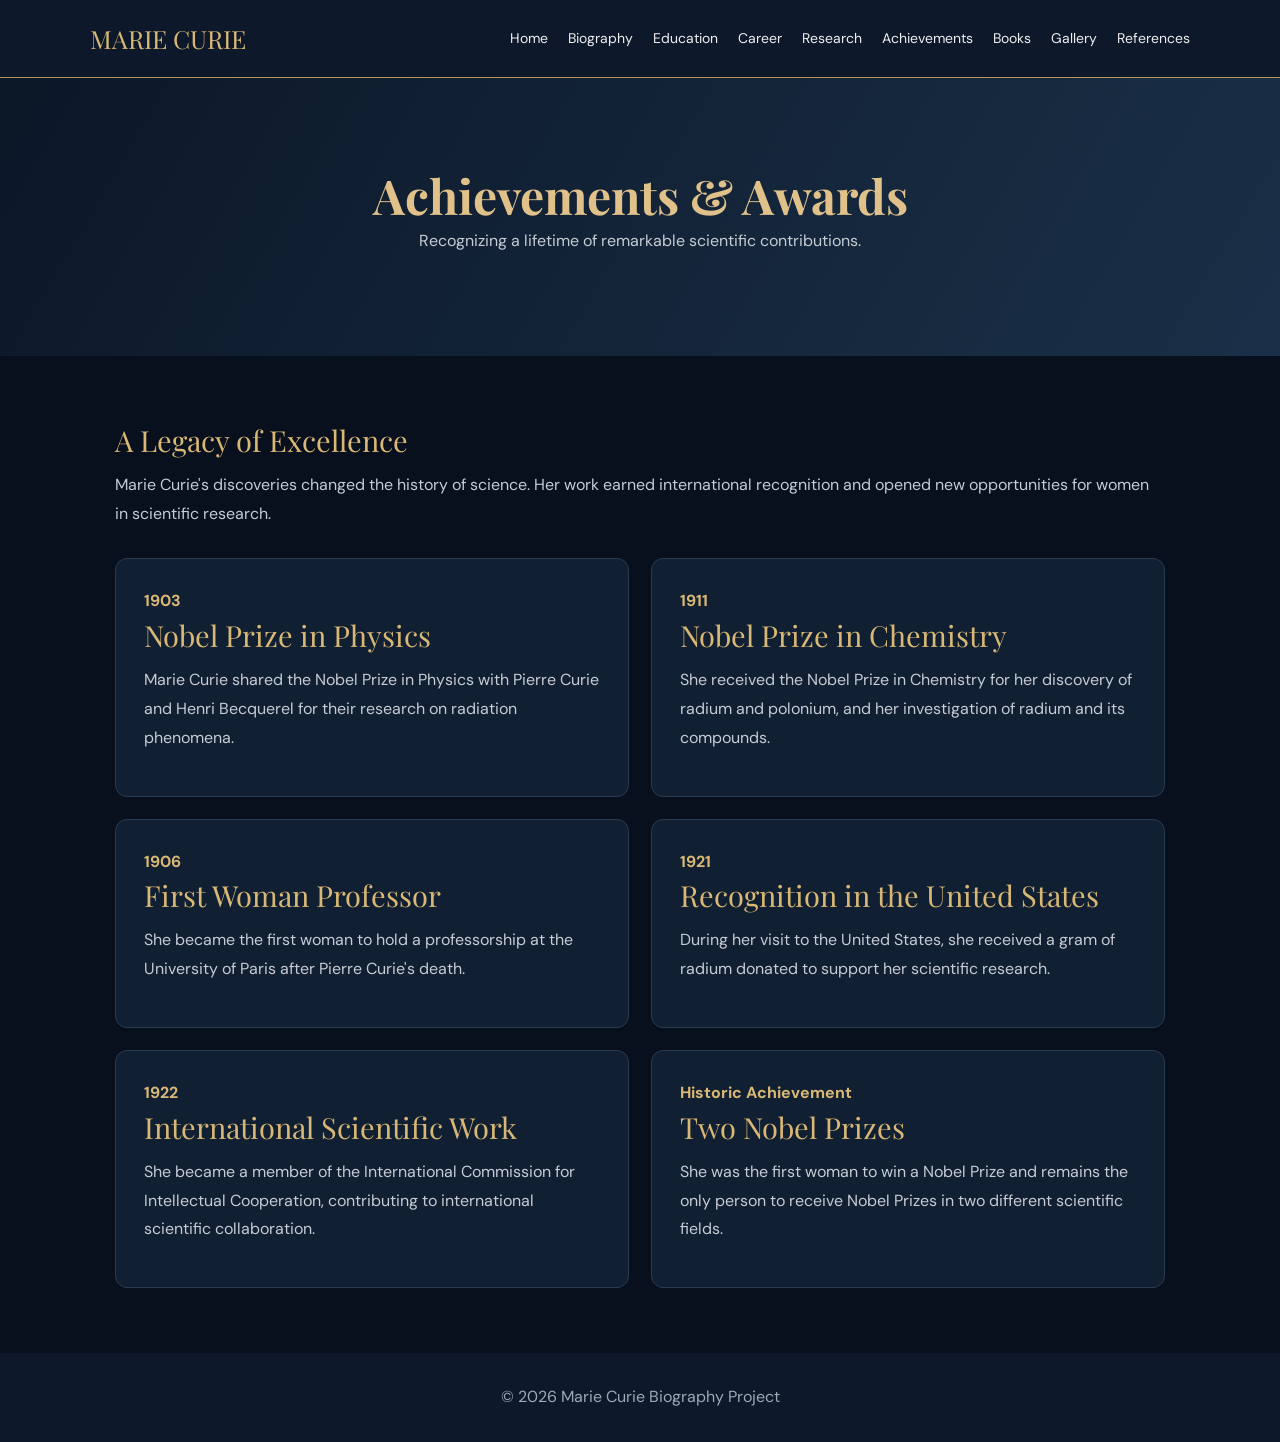
<file: achievements.html>
<!DOCTYPE html>
<html lang="en">
<head>
<meta charset="UTF-8">
<meta name="viewport" content="width=device-width, initial-scale=1.0">
<title>Achievements | Marie Curie</title>
<link href="https://fonts.googleapis.com/css2?family=DM+Sans:wght@400;600;700&family=Playfair+Display:wght@600;700&display=swap" rel="stylesheet">
<link href="/CSS/achievements.css" rel="stylesheet">
</head>
<body>
<!-- NAVIGATION -->

<nav>

    <div class="logo">MARIE CURIE</div>

    <div class="nav-links">
        <a class="active" href="index.html">Home</a>
        <a href="biography.html">Biography</a>
        <a href="education.html">Education</a>
        <a href="career.html">Career</a>
        <a href="research.html">Research</a>
        <a href="achievements.html">Achievements</a>
        <a href="books.html">Books</a>
        <a href="gallery.html">Gallery</a>
        <a href="references.html">References</a>
    </div>

</nav>
<header class="hero">
<h1>Achievements & Awards</h1>
<p>Recognizing a lifetime of remarkable scientific contributions.</p>
</header>

<main class="container">
<h2>A Legacy of Excellence</h2>
<p>Marie Curie's discoveries changed the history of science. Her work earned international recognition and opened new opportunities for women in scientific research.</p>

<div class="grid">
<div class="card">
<div class="year">1903</div>
<h2>Nobel Prize in Physics</h2>
<p>Marie Curie shared the Nobel Prize in Physics with Pierre Curie and Henri Becquerel for their research on radiation phenomena.</p>
</div>
<div class="card">
<div class="year">1911</div>
<h2>Nobel Prize in Chemistry</h2>
<p>She received the Nobel Prize in Chemistry for her discovery of radium and polonium, and her investigation of radium and its compounds.</p>
</div>
<div class="card">
<div class="year">1906</div>
<h2>First Woman Professor</h2>
<p>She became the first woman to hold a professorship at the University of Paris after Pierre Curie's death.</p>
</div>
<div class="card">
<div class="year">1921</div>
<h2>Recognition in the United States</h2>
<p>During her visit to the United States, she received a gram of radium donated to support her scientific research.</p>
</div>
<div class="card">
<div class="year">1922</div>
<h2>International Scientific Work</h2>
<p>She became a member of the International Commission for Intellectual Cooperation, contributing to international scientific collaboration.</p>
</div>
<div class="card">
<div class="year">Historic Achievement</div>
<h2>Two Nobel Prizes</h2>
<p>She was the first woman to win a Nobel Prize and remains the only person to receive Nobel Prizes in two different scientific fields.</p>
</div>
</div>
</main>
<footer>© 2026 Marie Curie Biography Project</footer>
</body>
</html>
</file>
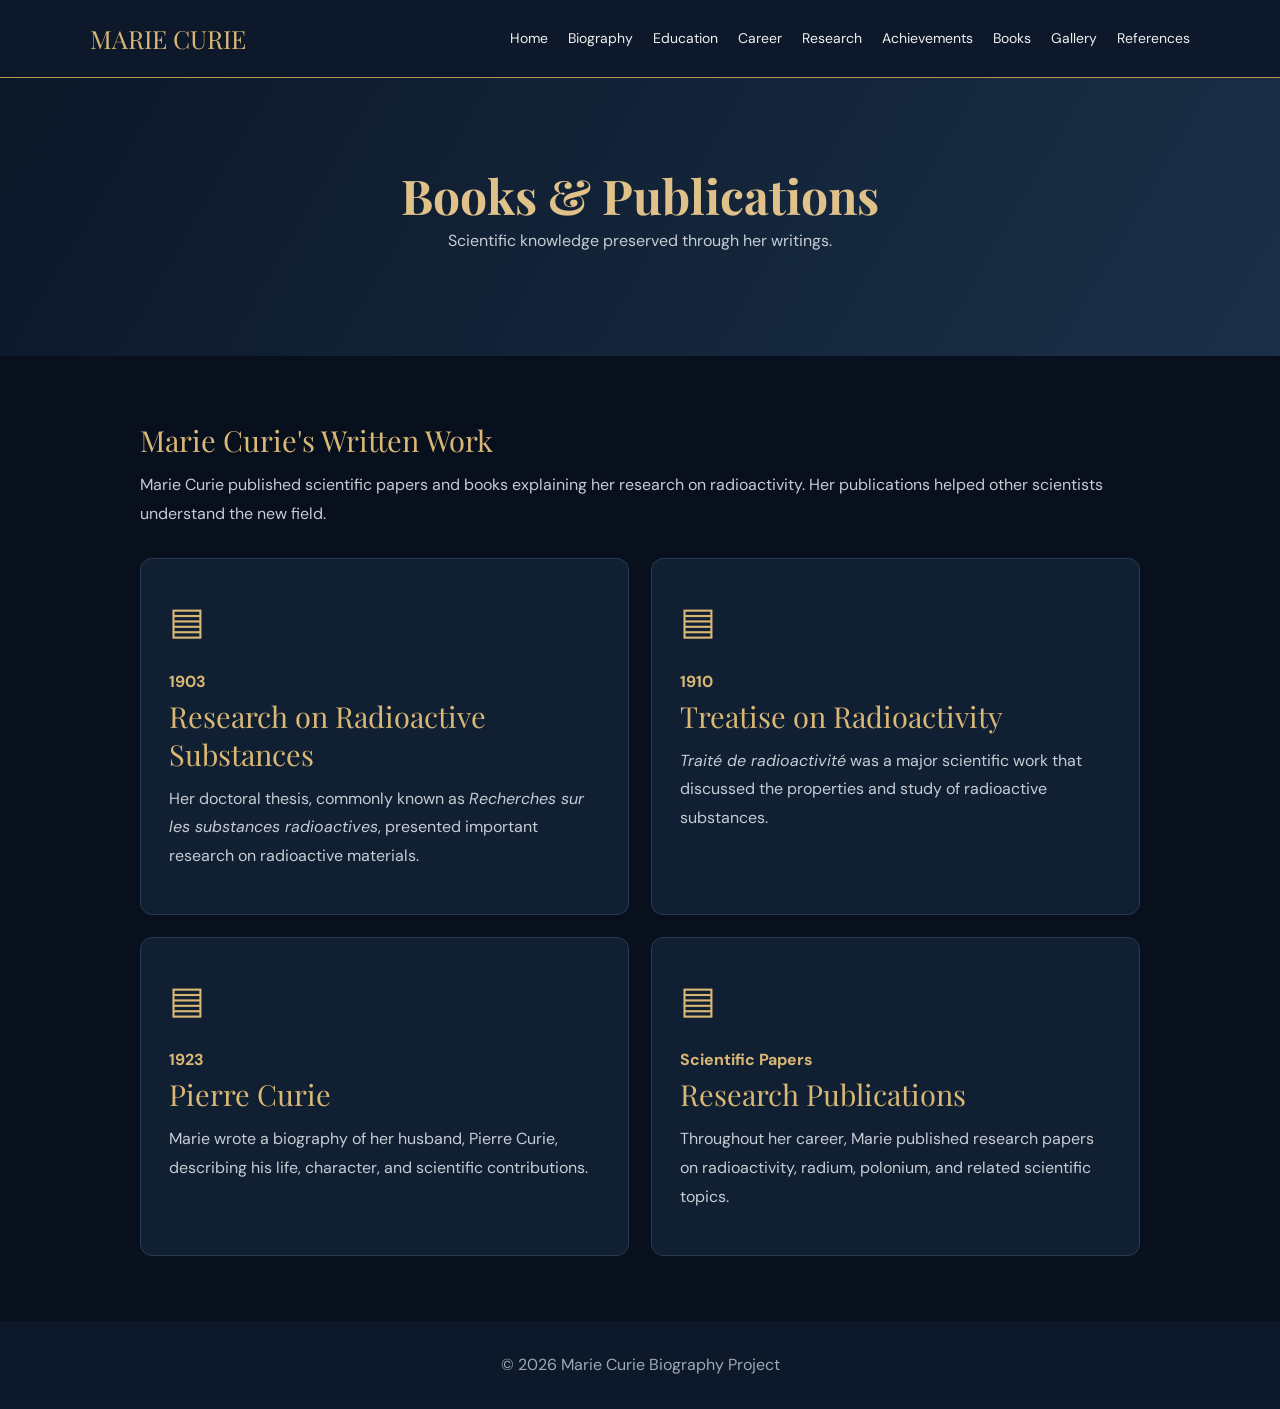
<file: books.html>
<!DOCTYPE html>
<html lang="en">
<head>
<meta charset="UTF-8">
<meta name="viewport" content="width=device-width, initial-scale=1.0">
<title>Books | Marie Curie</title>
<link href="https://fonts.googleapis.com/css2?family=DM+Sans:wght@400;600;700&family=Playfair+Display:wght@600;700&display=swap" rel="stylesheet">
<style>
*{box-sizing:border-box;margin:0;padding:0}
body{background:#080f1d;color:#f5f0e6;font-family:'DM Sans',sans-serif;line-height:1.8}
nav{padding:22px 7%;background:#0d192b;display:flex;justify-content:space-between;align-items:center;border-bottom:1px solid #b89555}
.logo{font:25px 'Playfair Display';color:#d9b875}
nav a{color:#eee;text-decoration:none;margin-left:16px;font-size:14px}
nav a:hover{color:#d9b875}
.hero{text-align:center;padding:85px 20px;background:linear-gradient(120deg,#0c1728,#1a3048)}
h1{font:700 48px 'Playfair Display';color:#e0c18a}
.container{max-width:1050px;margin:auto;padding:65px 25px}
h2{font:29px 'Playfair Display';color:#d9b875;margin-bottom:12px}
p{color:#c6ccd4;margin-bottom:15px}
.grid{display:grid;grid-template-columns:repeat(2,1fr);gap:22px;margin-top:30px}
.book{background:#111f33;border:1px solid #293a50;border-radius:12px;padding:28px;transition:.3s}
.book:hover{transform:translateY(-5px);border-color:#d9b875}
.bookmark{font-size:38px;color:#d9b875;margin-bottom:12px}
.year{color:#d9b875;font-weight:bold}
footer{text-align:center;padding:30px;background:#0d192b;color:#9da8b6}
@media(max-width:700px){nav{flex-direction:column;gap:15px}nav a{margin:0 5px}.grid{grid-template-columns:1fr}h1{font-size:36px}}
</style>
</head>
<body>
<!-- NAVIGATION -->

<nav>

    <div class="logo">MARIE CURIE</div>

    <div class="nav-links">
        <a class="active" href="index.html">Home</a>
        <a href="biography.html">Biography</a>
        <a href="education.html">Education</a>
        <a href="career.html">Career</a>
        <a href="research.html">Research</a>
        <a href="achievements.html">Achievements</a>
        <a href="books.html">Books</a>
        <a href="gallery.html">Gallery</a>
        <a href="references.html">References</a>
    </div>

</nav>

<header class="hero">
<h1>Books & Publications</h1>
<p>Scientific knowledge preserved through her writings.</p>
</header>

<main class="container">
<h2>Marie Curie's Written Work</h2>
<p>Marie Curie published scientific papers and books explaining her research on radioactivity. Her publications helped other scientists understand the new field.</p>

<div class="grid">
<div class="book">
<div class="bookmark">▤</div>
<div class="year">1903</div>
<h2>Research on Radioactive Substances</h2>
<p>Her doctoral thesis, commonly known as <i>Recherches sur les substances radioactives</i>, presented important research on radioactive materials.</p>
</div>

<div class="book">
<div class="bookmark">▤</div>
<div class="year">1910</div>
<h2>Treatise on Radioactivity</h2>
<p><i>Traité de radioactivité</i> was a major scientific work that discussed the properties and study of radioactive substances.</p>
</div>

<div class="book">
<div class="bookmark">▤</div>
<div class="year">1923</div>
<h2>Pierre Curie</h2>
<p>Marie wrote a biography of her husband, Pierre Curie, describing his life, character, and scientific contributions.</p>
</div>

<div class="book">
<div class="bookmark">▤</div>
<div class="year">Scientific Papers</div>
<h2>Research Publications</h2>
<p>Throughout her career, Marie published research papers on radioactivity, radium, polonium, and related scientific topics.</p>
</div>
</div>
</main>
<footer>© 2026 Marie Curie Biography Project</footer>
</body>
</html>
</file>
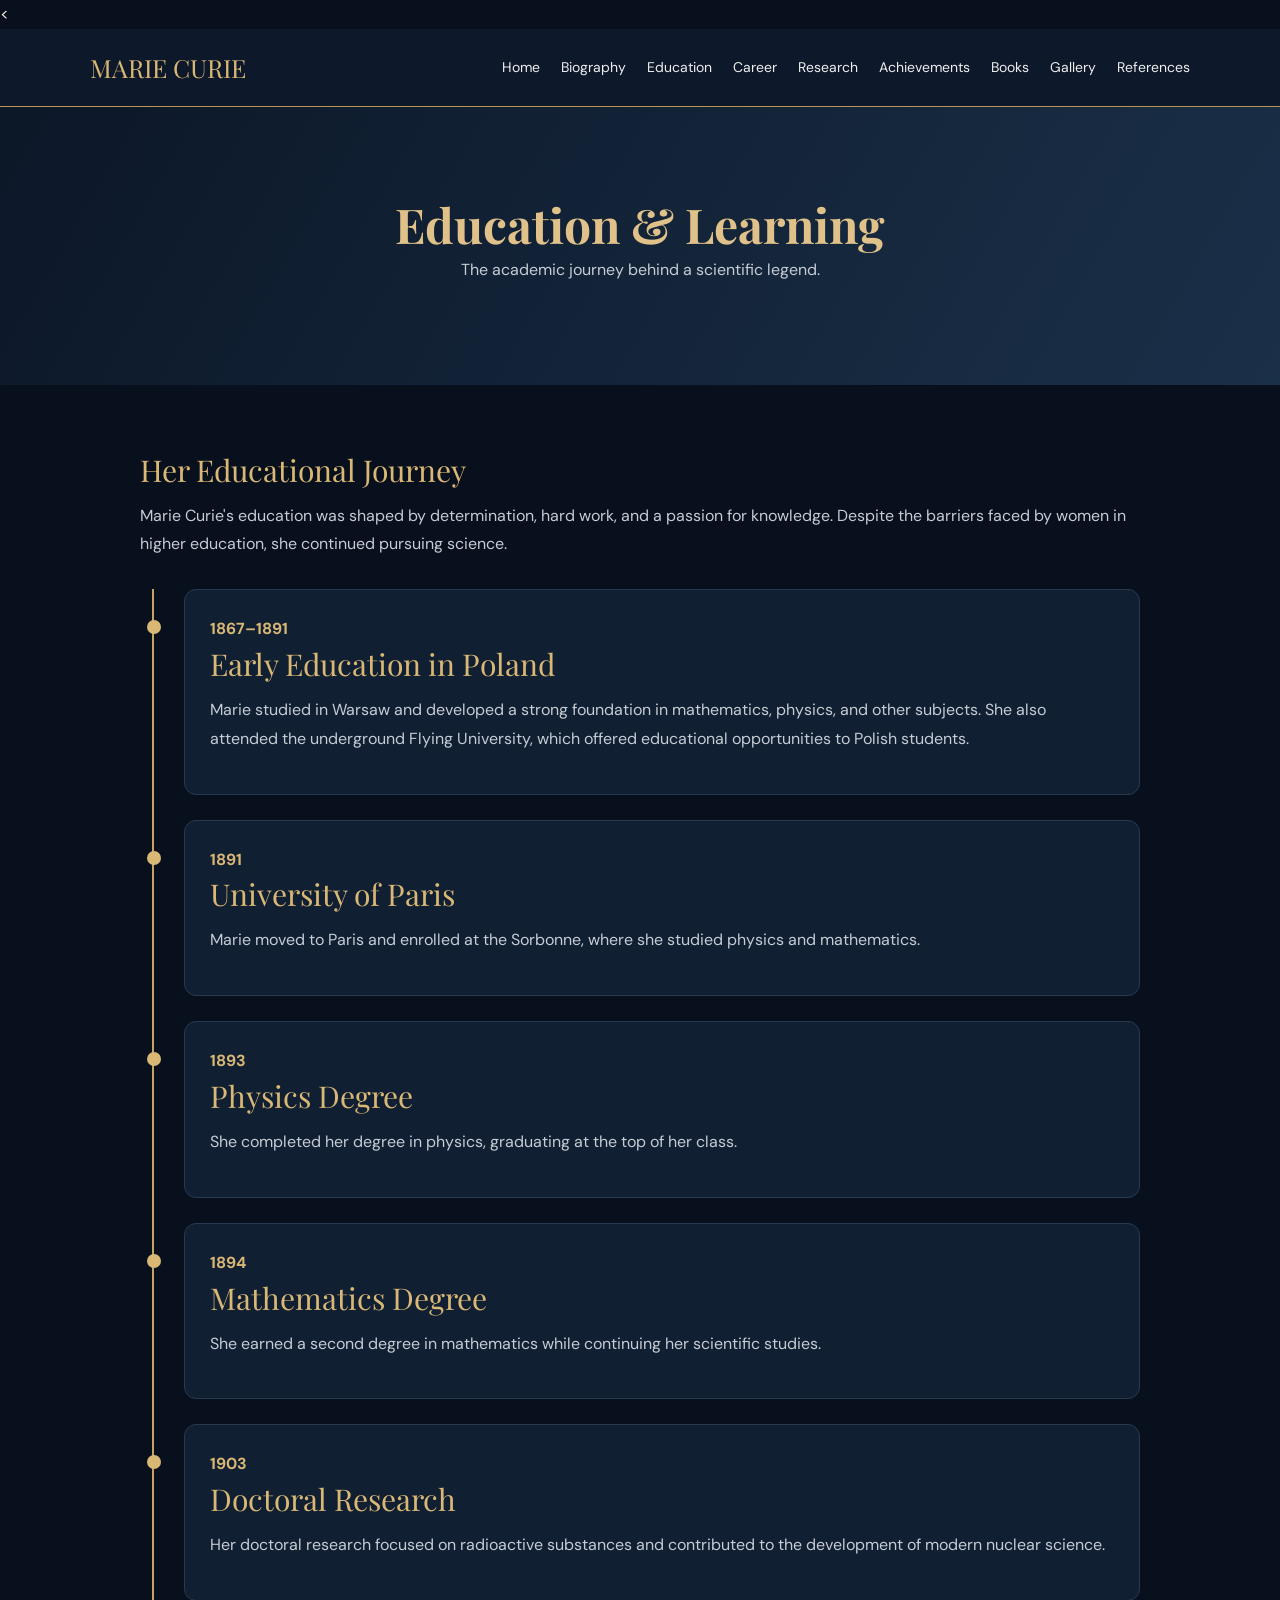
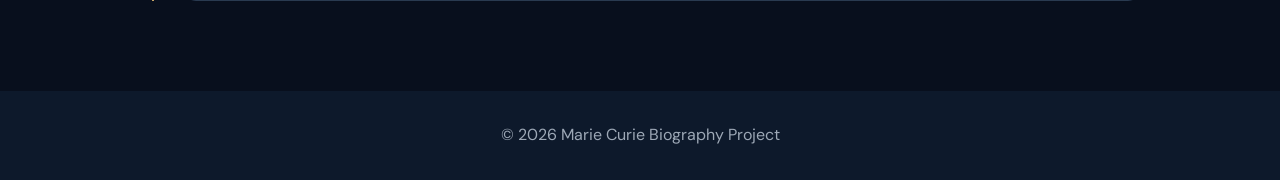
<file: education.html>
<!DOCTYPE html>
<html lang="en">
<head>
<meta charset="UTF-8">
<meta name="viewport" content="width=device-width, initial-scale=1.0">
<title>Education | Marie Curie</title>
<link href="https://fonts.googleapis.com/css2?family=DM+Sans:wght@400;600;700&family=Playfair+Display:wght@600;700&display=swap" rel="stylesheet">
<style>
*{margin:0;padding:0;box-sizing:border-box}
body{background:#080f1d;color:#f5f0e6;font-family:'DM Sans',sans-serif;line-height:1.8}
nav{padding:22px 7%;background:#0d192b;display:flex;justify-content:space-between;align-items:center;border-bottom:1px solid #b89555}
.logo{font:25px 'Playfair Display';color:#d9b875}
nav a{color:#eee;text-decoration:none;margin-left:17px;font-size:14px}
nav a:hover{color:#d9b875}
.hero{text-align:center;padding:85px 20px;background:linear-gradient(120deg,#0c1728,#1a3048)}
h1{font:700 48px 'Playfair Display';color:#e0c18a}
.container{max-width:1050px;margin:auto;padding:65px 25px}
h2{font:30px 'Playfair Display';color:#d9b875;margin-bottom:12px}
p{color:#c6ccd4;margin-bottom:15px}
.timeline{border-left:2px solid #c5a365;margin:30px 0 0 12px;padding-left:30px}
.item{background:#111f33;border:1px solid #293a50;padding:25px;border-radius:12px;margin-bottom:25px;position:relative}
.item:before{content:"";position:absolute;left:-38px;top:30px;width:14px;height:14px;background:#d9b875;border-radius:50%}
.year{color:#d9b875;font-weight:bold}
footer{text-align:center;padding:30px;background:#0d192b;color:#9da8b6}
@media(max-width:700px){nav{flex-direction:column;gap:15px}nav a{margin:0 5px}h1{font-size:36px}}
</style>
</head>
<body>
<<!-- NAVIGATION -->

<nav>

    <div class="logo">MARIE CURIE</div>

    <div class="nav-links">
        <a class="active" href="index.html">Home</a>
        <a href="biography.html">Biography</a>
        <a href="education.html">Education</a>
        <a href="career.html">Career</a>
        <a href="research.html">Research</a>
        <a href="achievements.html">Achievements</a>
        <a href="books.html">Books</a>
        <a href="gallery.html">Gallery</a>
        <a href="references.html">References</a>
    </div>

</nav>

<header class="hero">
<h1>Education & Learning</h1>
<p>The academic journey behind a scientific legend.</p>
</header>

<main class="container">
<h2>Her Educational Journey</h2>
<p>Marie Curie's education was shaped by determination, hard work, and a passion for knowledge. Despite the barriers faced by women in higher education, she continued pursuing science.</p>

<div class="timeline">
<div class="item">
<div class="year">1867–1891</div>
<h2>Early Education in Poland</h2>
<p>Marie studied in Warsaw and developed a strong foundation in mathematics, physics, and other subjects. She also attended the underground Flying University, which offered educational opportunities to Polish students.</p>
</div>

<div class="item">
<div class="year">1891</div>
<h2>University of Paris</h2>
<p>Marie moved to Paris and enrolled at the Sorbonne, where she studied physics and mathematics.</p>
</div>

<div class="item">
<div class="year">1893</div>
<h2>Physics Degree</h2>
<p>She completed her degree in physics, graduating at the top of her class.</p>
</div>

<div class="item">
<div class="year">1894</div>
<h2>Mathematics Degree</h2>
<p>She earned a second degree in mathematics while continuing her scientific studies.</p>
</div>

<div class="item">
<div class="year">1903</div>
<h2>Doctoral Research</h2>
<p>Her doctoral research focused on radioactive substances and contributed to the development of modern nuclear science.</p>
</div>
</div>
</main>

<footer>© 2026 Marie Curie Biography Project</footer>
</body>
</html>
</file>
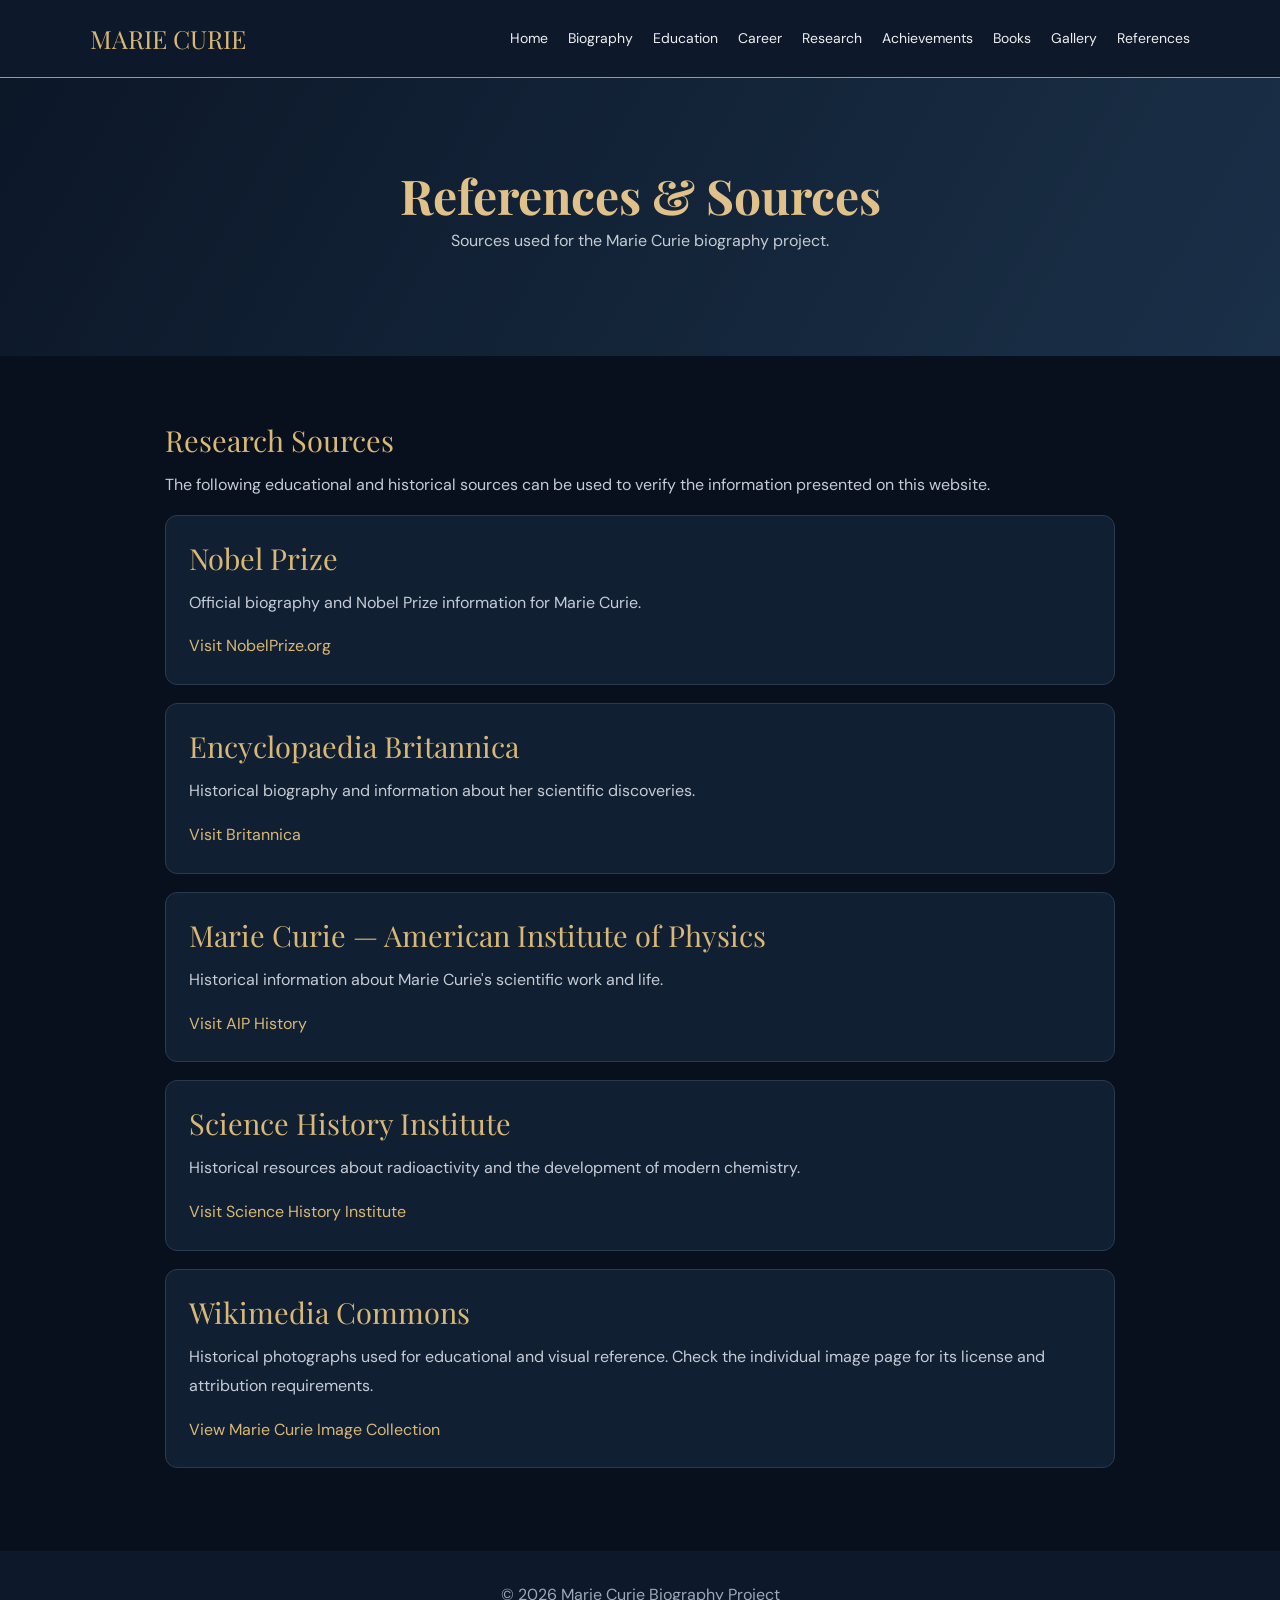
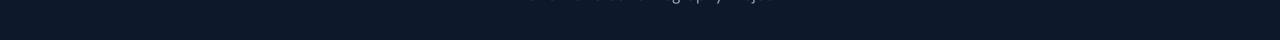
<file: references.html>
<!DOCTYPE html>
<html lang="en">
<head>
<meta charset="UTF-8">
<meta name="viewport" content="width=device-width, initial-scale=1.0">
<title>References | Marie Curie</title>
<link href="https://fonts.googleapis.com/css2?family=DM+Sans:wght@400;600;700&family=Playfair+Display:wght@600;700&display=swap" rel="stylesheet">
<style>
*{box-sizing:border-box;margin:0;padding:0}
body{background:#080f1d;color:#f5f0e6;font-family:'DM Sans',sans-serif;line-height:1.8}
nav{padding:22px 7%;background:#0d192b;display:flex;justify-content:space-between;align-items:center;border-bottom:1px solid #b89555}
.logo{font:25px 'Playfair Display';color:#d9b875}
nav a{color:#eee;text-decoration:none;margin-left:16px;font-size:14px}
nav a:hover{color:#d9b875}
.hero{text-align:center;padding:85px 20px;background:linear-gradient(120deg,#0c1728,#1a3048)}
h1{font:700 48px 'Playfair Display';color:#e0c18a}
.container{max-width:1000px;margin:auto;padding:65px 25px}
h2{font:29px 'Playfair Display';color:#d9b875;margin-bottom:12px}
p{color:#c6ccd4;margin-bottom:15px}
.reference{background:#111f33;border:1px solid #293a50;border-radius:12px;padding:23px;margin-bottom:18px}
.reference a{color:#d9b875;text-decoration:none;overflow-wrap:anywhere}
.reference a:hover{text-decoration:underline}
footer{text-align:center;padding:30px;background:#0d192b;color:#9da8b6}
@media(max-width:700px){nav{flex-direction:column;gap:15px}nav a{margin:0 5px}h1{font-size:36px}}
</style>
</head>
<body>
<!-- NAVIGATION -->

<nav>

    <div class="logo">MARIE CURIE</div>

    <div class="nav-links">
        <a class="active" href="index.html">Home</a>
        <a href="biography.html">Biography</a>
        <a href="education.html">Education</a>
        <a href="career.html">Career</a>
        <a href="research.html">Research</a>
        <a href="achievements.html">Achievements</a>
        <a href="books.html">Books</a>
        <a href="gallery.html">Gallery</a>
        <a href="references.html">References</a>
    </div>

</nav>

<header class="hero">
<h1>References & Sources</h1>
<p>Sources used for the Marie Curie biography project.</p>
</header>

<main class="container">
<h2>Research Sources</h2>
<p>The following educational and historical sources can be used to verify the information presented on this website.</p>

<div class="reference">
<h2>Nobel Prize</h2>
<p>Official biography and Nobel Prize information for Marie Curie.</p>
<a href="https://www.nobelprize.org/prizes/physics/1903/marie-curie/biographical/" target="_blank" rel="noopener">Visit NobelPrize.org</a>
</div>

<div class="reference">
<h2>Encyclopaedia Britannica</h2>
<p>Historical biography and information about her scientific discoveries.</p>
<a href="https://www.britannica.com/biography/Marie-Curie" target="_blank" rel="noopener">Visit Britannica</a>
</div>

<div class="reference">
<h2>Marie Curie — American Institute of Physics</h2>
<p>Historical information about Marie Curie's scientific work and life.</p>
<a href="https://history.aip.org/exhibits/curie/" target="_blank" rel="noopener">Visit AIP History</a>
</div>

<div class="reference">
<h2>Science History Institute</h2>
<p>Historical resources about radioactivity and the development of modern chemistry.</p>
<a href="https://www.sciencehistory.org/" target="_blank" rel="noopener">Visit Science History Institute</a>
</div>

<div class="reference">
<h2>Wikimedia Commons</h2>
<p>Historical photographs used for educational and visual reference. Check the individual image page for its license and attribution requirements.</p>
<a href="https://commons.wikimedia.org/wiki/Category:Marie_Curie" target="_blank" rel="noopener">View Marie Curie Image Collection</a>
</div>
</main>
<footer>© 2026 Marie Curie Biography Project</footer>
</body>
</html>
</file>
<file: CSS/achievements.css>
* {
    box-sizing: border-box;
    margin: 0;
    padding: 0;
}

body {
    background: #080f1d;
    color: #f5f0e6;
    font-family: 'DM Sans', sans-serif;
    line-height: 1.8;
}

nav {
    padding: 22px 7%;
    background: #0d192b;
    display: flex;
    justify-content: space-between;
    align-items: center;
    border-bottom: 1px solid #b89555;
}

.logo {
    font: 25px 'Playfair Display';
    color: #d9b875;
}

nav a {
    color: #eee;
    text-decoration: none;
    margin-left: 16px;
    font-size: 14px;
}

nav a:hover {
    color: #d9b875;
}

.hero {
    text-align: center;
    padding: 85px 20px;
    background: linear-gradient(120deg, #0c1728, #1a3048);
}

h1 {
    font: 700 48px 'Playfair Display';
    color: #e0c18a;
}

.container {
    max-width: 1100px;
    margin: auto;
    padding: 65px 25px;
}

h2 {
    font: 29px 'Playfair Display';
    color: #d9b875;
    margin-bottom: 12px;
}

p {
    color: #c6ccd4;
    margin-bottom: 15px;
}

.grid {
    display: grid;
    grid-template-columns: repeat(2, 1fr);
    gap: 22px;
    margin-top: 30px;
}

.card {
    background: #111f33;
    border: 1px solid #293a50;
    padding: 28px;
    border-radius: 12px;
    transition: .3s;
}

.card:hover {
    transform: translateY(-6px);
    border-color: #d9b875;
}

.year {
    color: #d9b875;
    font-weight: bold;
}

footer {
    text-align: center;
    padding: 30px;
    background: #0d192b;
    color: #9da8b6;
}

@media (max-width: 700px) {
    nav {
        flex-direction: column;
        gap: 15px;
    }

    nav a {
        margin: 0 5px;
    }

    .grid {
        grid-template-columns: 1fr;
    }

    h1 {
        font-size: 36px;
    }
}
</file>
